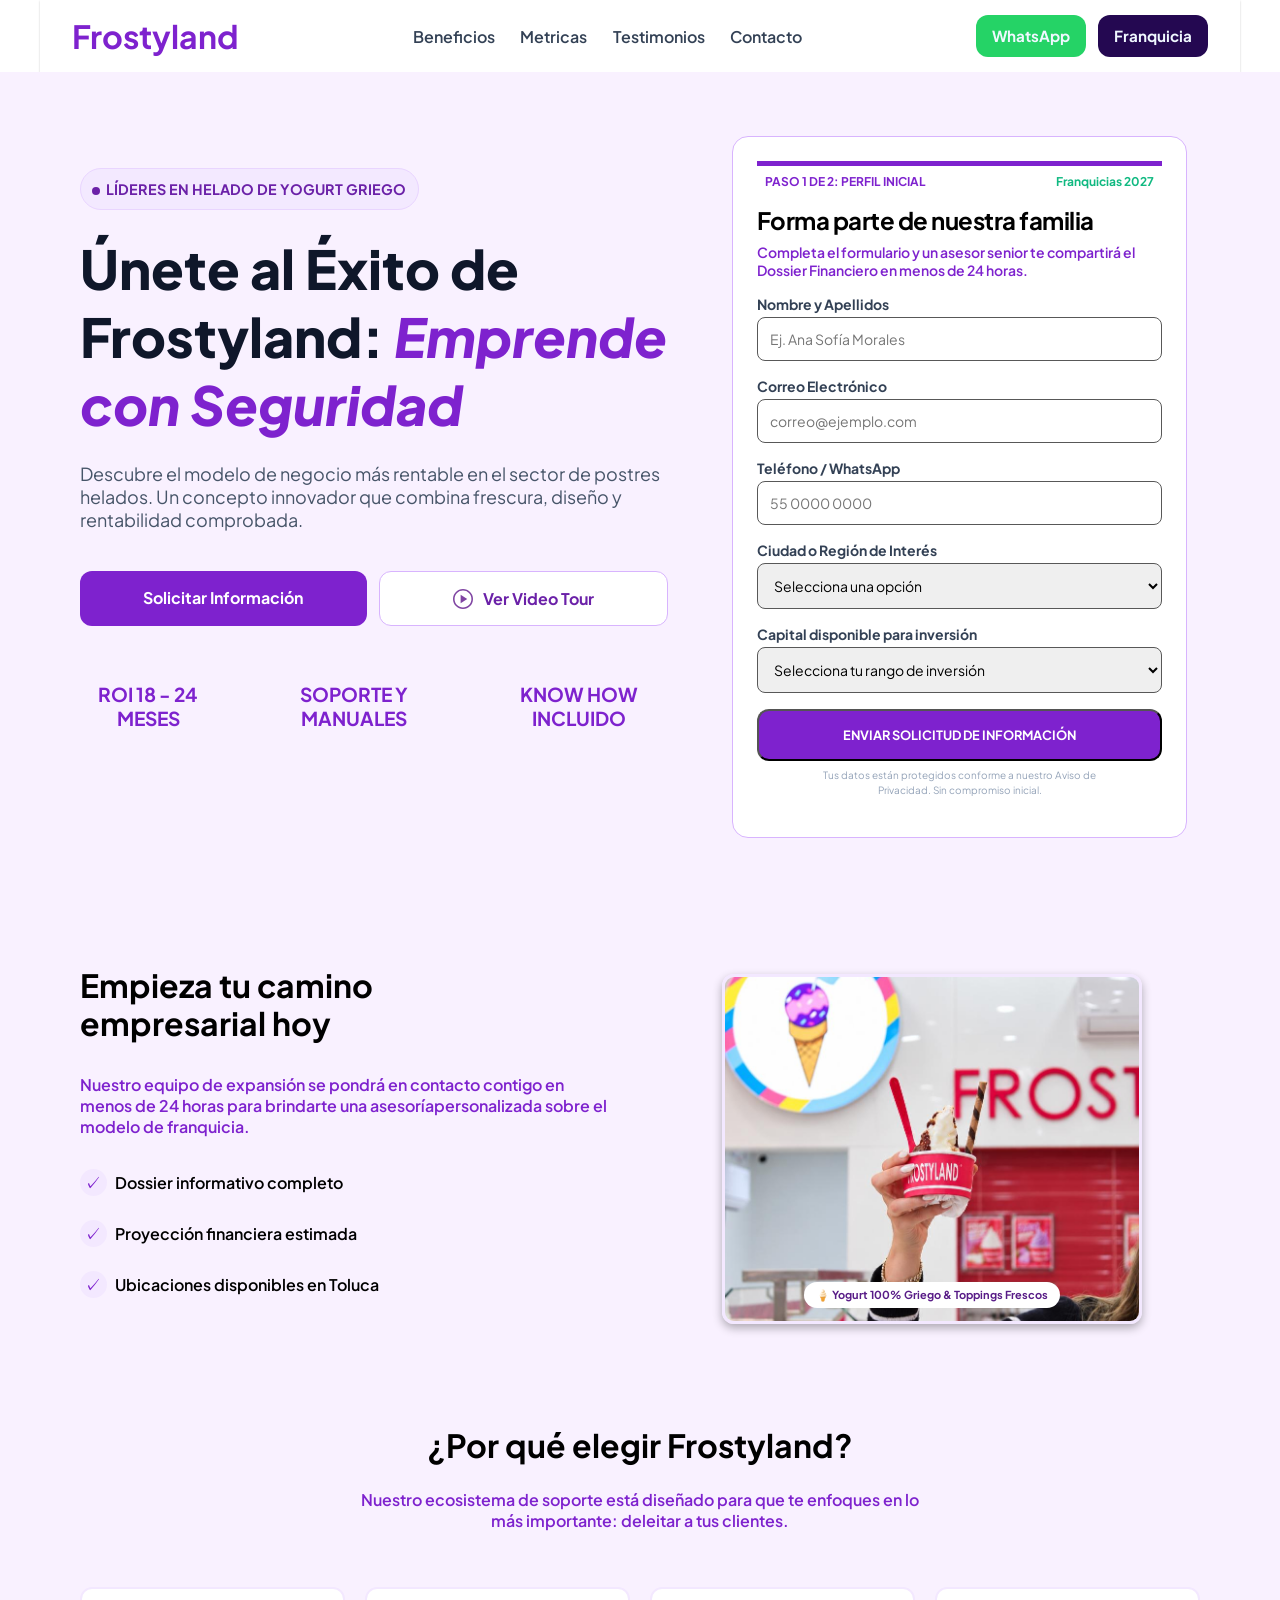
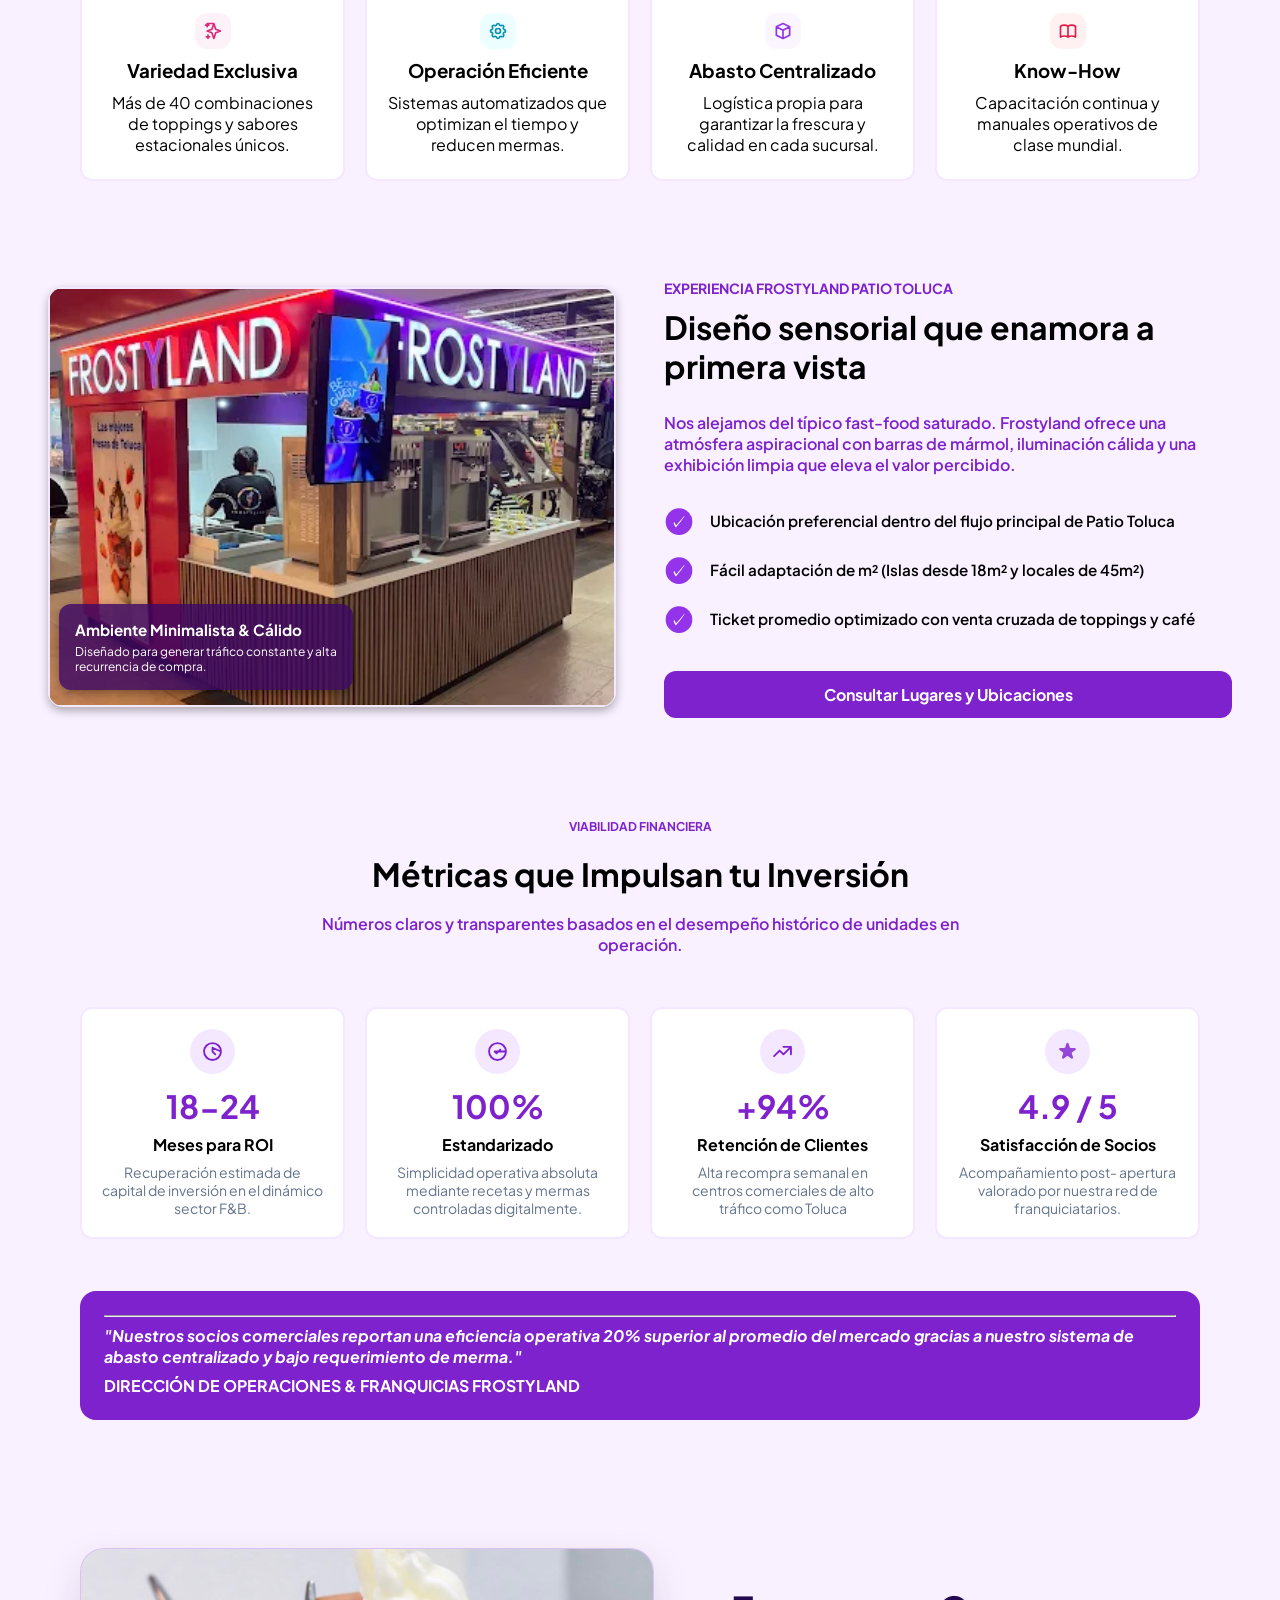
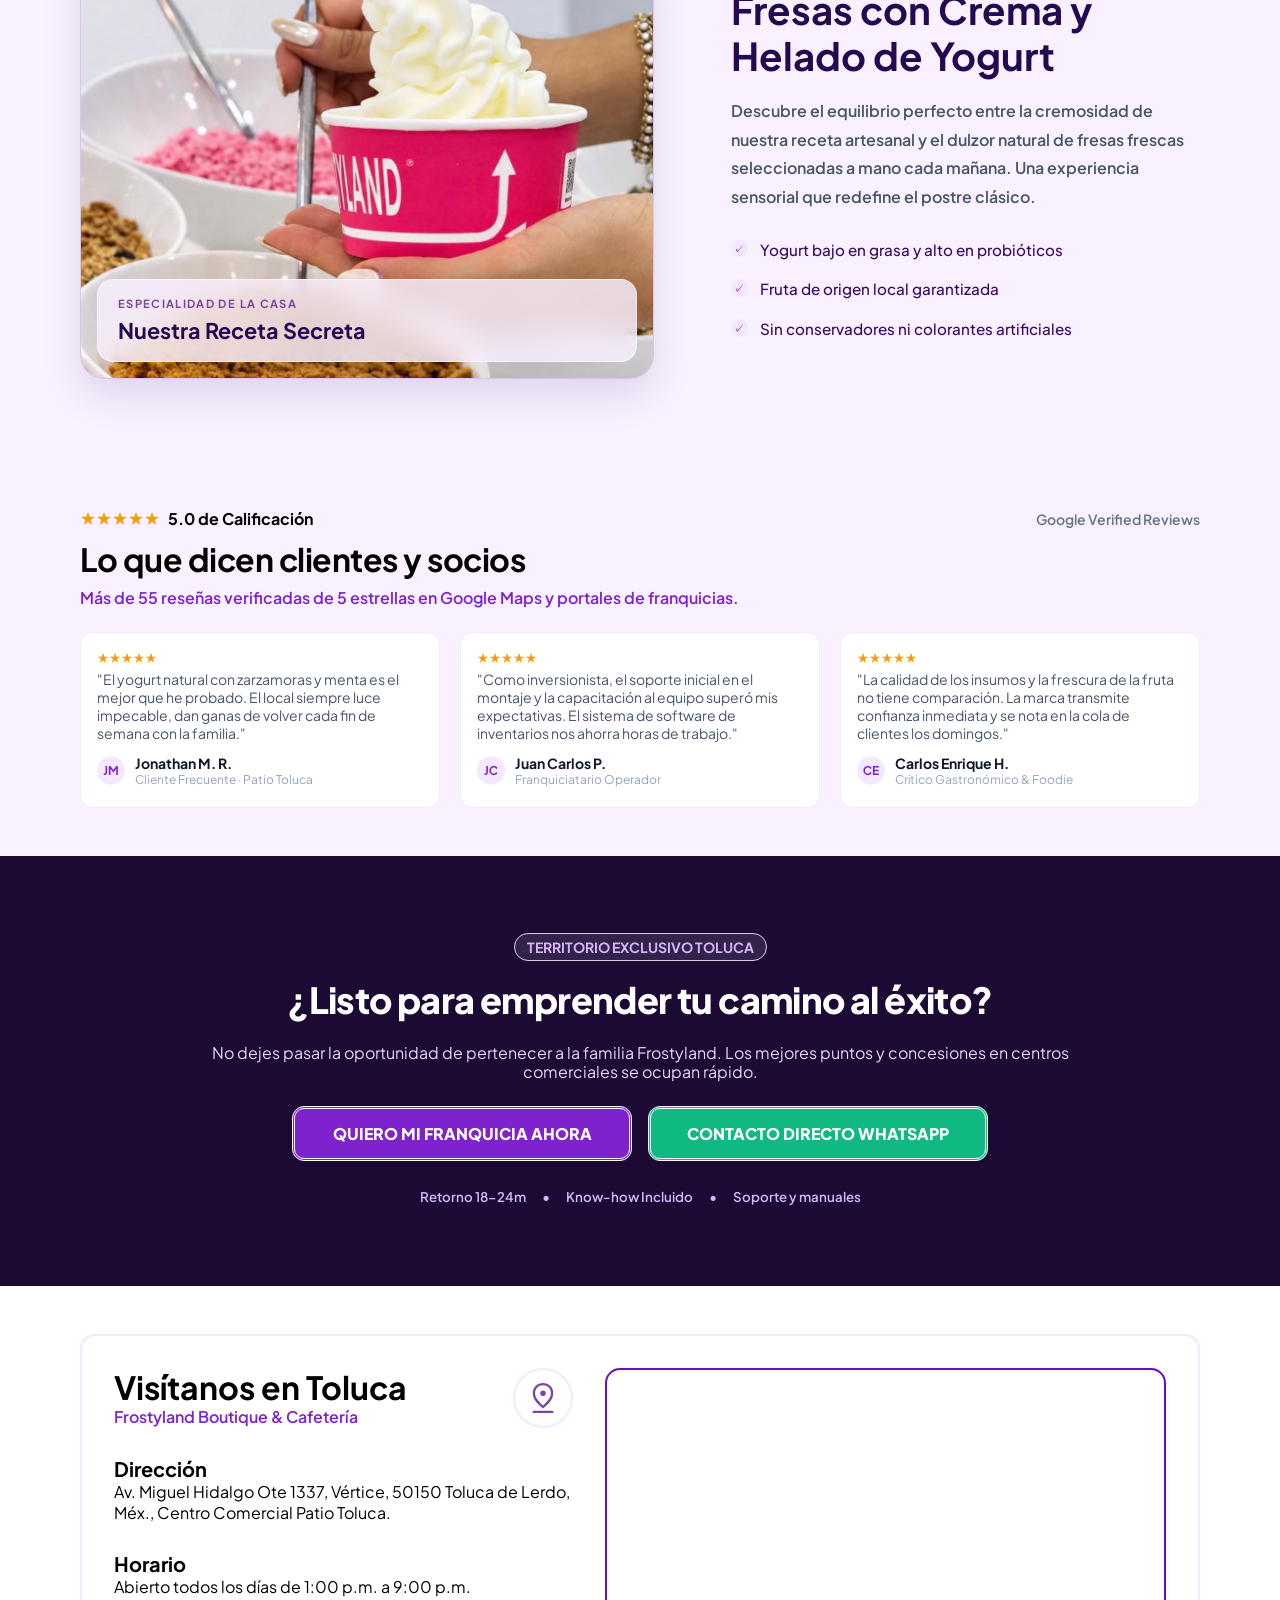
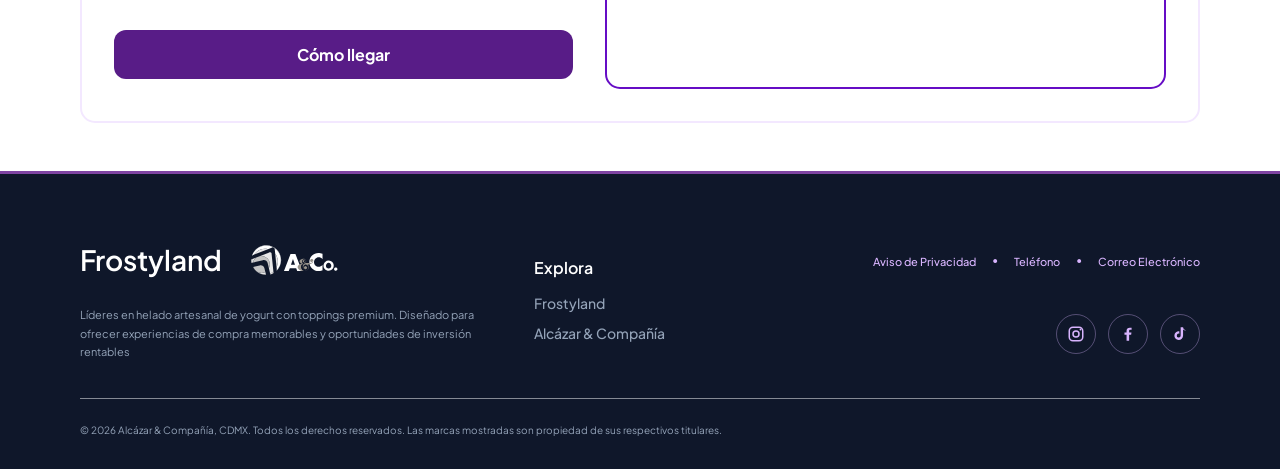
<file: index.html>
<!DOCTYPE html>
<html lang="es">
<head>
    <meta charset="UTF-8">
    <meta name="viewport" content="width=device-width, initial-scale=1.0">
    <title>Frostyland Franquicias</title>
    <link rel="stylesheet" href="style.css">
    <link rel="preconnect" href="https://fonts.googleapis.com">
    <link rel="preconnect" href="https://fonts.gstatic.com" crossorigin>
    <link href="https://fonts.googleapis.com/css2?family=Plus+Jakarta+Sans:ital,wght@0,200..800;1,200..800&display=swap" rel="stylesheet">
    
</head>
<body>
    <div class="general-container">
        <header class="header" id="inicio">
            <div class="header__container">
                

                <div class="header__logo">
                    <a class="header__logo-text" href="https://frostyland.com.mx/">
                    <p>Frostyland</p>
                    </a>
                </div>

                <nav class="header__nav">   
                    <a href="#benefits">Beneficios</a>
                    <a href="#finance">Metricas</a>
                    <a href="#testimonials">Testimonios</a>
                    <a href="#contact">Contacto</a>
                </nav>

                <div class="header__buttons">

                <div class="header__btn-wa">
                    <a class="header__btn-wa" href="https://wa.me/5215552640888" target="_blank" >WhatsApp</a>
                </div>

                <div class="header__btn">
                    <a class="header__btn" href="#form">Franquicia</a>
                </div>
                
                </div>
                

            </div>
        </header>

        <main class="main">
            <section class="hero">

                <div class="hero__desktop">

                <div class="hero__container">
                    <div class="small__container">
                        <small class="small__title"> 
                            <span class="dot"></span> 
                            <span>LÍDERES EN HELADO DE YOGURT GRIEGO</span>
                        </small>
                    </div>
                    <h1 class="hero__title">Únete al Éxito de Frostyland: <span class="purple-text"> Emprende con Seguridad</span></h1>
                    <p class="hero__text">Descubre el modelo de negocio más rentable en el sector de postres helados. Un concepto innovador
                    que combina frescura, diseño y rentabilidad comprobada.</p>

                    <div class="hero__buttons">
                        
                        <a class="hero__btn-cta" href="#contact">Solicitar Información</a>

                        <a class="hero__btn-video" href="#videoModal" id="openVideoModal">
                            <span><img src="./assets/icons/Icon video.svg" alt=""></span>
                            <span>Ver Video Tour</span>
                        </a>

                    </div>
                    <div class="hero__grid">
                        <div class="hero__roi"><h4>ROI 18 - 24 MESES</h4></div>
                        <div class="hero__roi"><h4>SOPORTE Y MANUALES</h4></div>
                        <div class="hero__roi"><h4>KNOW HOW INCLUIDO</h4></div>
                    </div>
                </div>

                <section id="form" class="form">
                        <div class="form__container">
                            <div class="purple-bar"></div>
                            <div class="form__text">
                                <div class="form__text-small">
                                    <small class="small__text-purple">PASO 1 DE 2: PERFIL INICIAL</small>
                                    <small class="small__text-green">Franquicias 2027</small>
                                </div>
        
                                <h2 class="section__title">Forma parte de nuestra familia</h2>
                                <p class="section__text">Completa el formulario y un asesor senior te compartirá el Dossier Financiero en menos de 24 horas.<p>
                                    <form action="" id="form">
                                    <div class="input__container">
                                        <label for="name">Nombre y Apellidos</label>
                                        <input type="text" id="name" class="input" placeholder="Ej. Ana Sofía Morales" required minlength="3" >
                                    </div>
        
                                    
                                    <div class="input__container">
                                        <label for="mail">Correo Electrónico</label>
                                        <input type="email" id="mail" class="input" placeholder="correo@ejemplo.com" required>
                                    </div>
                                    <div class="input__container">
                                        <label for="phone">Teléfono / WhatsApp</label>
                                        <input type="tel" id="phone" class="input" placeholder="55 0000 0000" required minlength="10">
                                    </div>
                                    <div class="input__container">
                                    <label for="estado">Ciudad o Región de Interés</label>
                                        <select name="city" id="estado">
                                                <option id="city" value="" disabled selected>Selecciona una opción</option>
        
                                                <option id="city" value="CDMX">Ciudad de México</option>
                                                <option id="city" value="Monterrey">Monterrey</option>
                                                <option id="city" value="Puebla">Puebla</option>
                                                <option id="city" value="Querétaro">Querétaro</option>
                                                <option id="city" value="Guadalajara">Guadalajara</option>
                                        </select>
                                    </div>
                                    <div class="input__container">
                                    <label for="monto">Capital disponible para inversión</label>
                                    <select name="investement" id="monto">
                                            <option id="investment" value="" disabled selected>Selecciona tu rango de inversión</option>
        
                                            <option id="investment" value="750K-1M">$750,000 - $1,000,000</option>
                                            <option id="investment" value="1M-1.25M">$1,000,000 - $1,250,000</option>
                                            <option id="investment" value="1.25M-1.5M">$1,250,000 - $1,500,000</option>
                                    </select>
                                    </div>
        
                                    <div class="form__btn-conatiner">
                                        <button class="form__btn">ENVIAR SOLICITUD DE INFORMACIÓN</button>
                                    </div>
        
                                    <div class="privacy">
                                    <small> Tus datos están protegidos conforme a nuestro Aviso de Privacidad. Sin compromiso inicial.</small>
                                    </div>
                                    </form>
                            </div>
                        </div>
                </section>

            </div>

            </section>


            <section class="road">
                <div class="road__container">

                    <div class="road__layout-horizontal">

                        
                        <div class="road__layout-horizontal-text">

                            <div class="road__title">
                                <h2 class="section__title-II">Empieza tu camino empresarial hoy</h2>
                            </div>

                            <div class="road__text">
                                <p class="section__text">Nuestro equipo de expansión se pondrá en contacto contigo en menos de 24 horas para brindarte una asesoríapersonalizada sobre el modelo de franquicia.</p>
                            </div>

                            <div class="road__list">
                                    <ul>
                                        <li>
                                            <img src="./assets/icons/Icon Check Purple.svg" alt="">
                                            <span class="text__list" >Dossier informativo completo</span>
                                        </li>
                                        <li>
                                            <img src="./assets/icons/Icon Check Purple.svg" alt="">
                                            <span class="text__list" >Proyección financiera estimada</span>
                                        </li>
                                        <li>
                                            <img src="./assets/icons/Icon Check Purple.svg" alt="">
                                            <span class="text__list" >Ubicaciones disponibles en Toluca</span>
                                        </li>
                                    </ul>
                            </div>
                        </div>
                    
                        
                        <div class="road__layout-horizontal-img">

                            <div class="content__img">
                                <img class="road__img" src="./assets/images/WhatsApp Image 2026-11-18 at 12.40.55 PM (1).jpeg" alt="Sucursal Frostyland con yogurt y toppings">
                                <div class="img__info">🍦 Yogurt 100% Griego & Toppings Frescos</div>
                            </div>

                        </div>
                    </div>    
                </div>

            </section>

            <section id="benefits" class="features">
                <div class="features__container">
                    <div class="features__content">

                    <div class="features__title">
                        <h2 class="section__title-II">¿Por qué elegir Frostyland?</h2>
                    </div>

                    <div class="features__text">
                        <p class="section__text">Nuestro ecosistema de soporte está diseñado para que te enfoques en lo más importante: deleitar a tus clientes.</p>
                    </div>

                    </div>

                    <div class="features__cards">
                        <div class="features__card">
                            <img class="img__card" src="./assets/icons/icon card-1.svg" alt="">
                            <h3 class="card__title">Variedad Exclusiva</h3>
                            <p class="section__text-card">Más de 40 combinaciones de toppings y sabores estacionales únicos.</p>
                        </div>
                        <div class="features__card">
                            <img class="img__card" src="./assets/icons/Icon card-2.svg" alt="">
                            <h3 class="card__title">Operación Eficiente</h3>
                            <p class="section__text-card">Sistemas automatizados que optimizan el tiempo y reducen mermas.</p>
                        </div>
                        <div class="features__card">
                            <img class="img__card" src="./assets/icons/Icon card-3.svg" alt="">
                            <h3 class="card__title">Abasto Centralizado</h3>
                            <p class="section__text-card">Logística propia para garantizar la frescura y calidad en cada sucursal.</p>
                        </div>
                        <div class="features__card">
                            <img class="img__card" src="./assets/icons/Icon card-4.svg" alt="">
                            <h3 class="card__title">Know-How</h3>
                            <p class="section__text-card">Capacitación continua y manuales operativos de clase mundial.</p>
                        </div>
                    </div>

                    
                </div>
            </section>

            <section class="experience">
                <div class="experience__container">

                    <div class="experience__content-img">
                        <img class="experience__img" src="./assets/images/franchise frostyland img.webp" alt="">
                        <div class="img__description">
                            <div class="img__description-title">
                                <h3>Ambiente Minimalista & Cálido</h3>
                            </div>
                            <div class="img__description-text">
                                <p>Diseñado para generar tráfico constante y alta <br> recurrencia de compra.</p>
                            </div>
                        </div>
                    </div>

                    <div class="experience__content">
                        <div class="experience__small">
                        <small class="small__text-purple-II">EXPERIENCIA FROSTYLAND PATIO TOLUCA</small>
                        </div>
                        <div class="experience__title">
                        <h2 class="section__title-II">Diseño sensorial que enamora a primera vista</h2>
                        </div>
                        <div class="experience__text">
                            <p class="section__text">Nos alejamos del típico fast-food saturado. Frostyland ofrece una atmósfera aspiracional con barras de mármol, iluminación cálida y una exhibición limpia que eleva el valor percibido.</p>
                        </div>
                        <div class="experience__list">
                            <ul>
                                <li><img src="./assets/icons/Icon Chek Purple II.svg" alt=""><span>Ubicación preferencial dentro del flujo principal de Patio Toluca</span></li>
                                <li><img src="./assets/icons/Icon Chek Purple II.svg" alt=""><span>Fácil adaptación de m² (Islas desde 18m² y locales de 45m²)</span></li>
                                <li><img src="./assets/icons/Icon Chek Purple II.svg" alt=""><span>Ticket promedio optimizado con venta cruzada de toppings y café</span></li>   
                            </ul>
                        </div>

                        
                        <a href="#contact"class="button__submit"> 
                            Consultar Lugares y Ubicaciones</a>
                        </a>

                    </div>
                </div>
            </section>

            <section id="finance" class="finance">
                <div class="finance__container">
                    <div class="finance__small">
                        <small class="small__text-purple">VIABILIDAD FINANCIERA</small>
                    </div>
                    <div finance__title>
                        <h2 class="section__title-II">Métricas que Impulsan tu Inversión</h2>
                    </div>
                    <div class="finance__text">
                        <p class="section__text">Números claros y transparentes basados en el desempeño histórico de unidades en operación.</p>
                    </div>

                    <div class="cards">
                        <div class="card">
                            <img class="finance__card-img" src="./assets/icons/Icon ROI.svg" alt="ROI">
                            <h3 class="finance__card-numbers">18-24</h3>
                            <h6 class="finance__card-title">Meses para ROI</h6>
                            <p class="finance__card-text">Recuperación estimada de capital de inversión en el dinámico sector F&B.</p>
                        </div>
                        <div class="card">
                            <img class="finance__card-img" src="./assets/icons/Icon Estandar.svg" alt="">
                            <h3 class="finance__card-numbers">100%</h3>
                            <h6 class="finance__card-title">Estandarizado</h6>
                            <p class="finance__card-text">Simplicidad operativa absoluta mediante recetas y mermas controladas digitalmente.</p>
                        </div>
                        <div class="card">
                            <img class="finance__card-img" src="./assets/icons/Icon Retention.svg" alt="">
                            <h3 class="finance__card-numbers">+94%</h3>
                            <h6 class="finance__card-title">Retención de Clientes</h6>
                            <p class="finance__card-text">Alta recompra semanal en centros comerciales de alto tráfico como Toluca</p>
                        </div>
                        <div class="card">
                            <img class="finance__card-img" src="./assets/icons/Icon Satisfation.svg" alt=""> 
                            <h3 class="finance__card-numbers">4.9 / 5</h3>
                            <h6 class="finance__card-title">Satisfacción de Socios</h6>
                            <p class="finance__card-text">Acompañamiento post- apertura valorado por nuestra red de franquiciatarios.</p>
                        </div>
                    </div>

                    <div class="especial__card">
                        <hr>
                        <p> <i> "Nuestros socios comerciales reportan una eficiencia operativa 20% superior al promedio del mercado gracias a nuestro sistema de abasto centralizado y bajo requerimiento de merma."</i></p>
                        <p>DIRECCIÓN DE OPERACIONES & FRANQUICIAS FROSTYLAND</p>
                    </div>
                </div>
            </section>

            <section class="product">
                <div class="product__container">
                    <div class="product__layout-horizontal">
                        <div class="product__card">
                            <img class="product__img" src="./assets/images/WhatsApp Image 2026-11-18 at 12.40.55 PM (2).jpeg" alt="Fresas frescas sobre helado cremoso de yogurt">
                            <div class="img__description-product">
                                <span>Especialidad de la casa</span>
                                <p>Nuestra Receta Secreta</p>
                            </div>
                        </div>
                        <div class="product__info">
                            <div class="product__title">
                                <h2 class="section__title-II">Fresas con Crema y Helado de Yogurt</h2>
                            </div>
                            <div class="product__text">
                                <p class="section__text">Descubre el equilibrio perfecto entre la cremosidad de nuestra receta artesanal y el dulzor natural de fresas frescas seleccionadas a mano cada mañana. Una experiencia sensorial que redefine el postre clásico.</p>
                            </div>

                            <div class="product__list">
                                <ul>
                                    <li>
                                        <img src="./assets/icons/Icon Check Purple.svg" alt="">
                                        <span class="text__list" >Yogurt bajo en grasa y alto en probióticos</span>
                                    </li>
                                    <li>
                                        <img src="./assets/icons/Icon Check Purple.svg" alt="">
                                        <span class="text__list" >Fruta de origen local garantizada</span>
                                    </li>
                                    <li>
                                        <img src="./assets/icons/Icon Check Purple.svg" alt="">
                                        <span class="text__list" >Sin conservadores ni colorantes artificiales</span>
                                    </li>
                                </ul>
                            </div>
                        </div>
                    </div>
                        
                </div>

            </section>

            <section id="testimonials" class="customer">
                <div class="customer__container">
                    <div class="customer__small">
                        <div class="customer__display">
                            <img src="./assets/icons/Icon 5 stars.svg" alt="">
                            <small class="customer__calification">5.0 de Calificación</small>
                        </div>
                        <small class="customer__google">Google Verified Reviews</small>
                    </div>

                    <div class="customer__info">
                        <div class="customer__title">
                            <h2 class="section__title">Lo que dicen clientes y socios</h2>
                        </div>
                        <div class="customer__text">
                            <p class="section__text">Más de 55 reseñas verificadas de 5 estrellas en Google Maps y portales de franquicias.</p>
                        </div>
                    </div>

                    <div class="customer__cards-container">
                        <div class="customer__cards">
                            <img src="./assets/icons/Icon 5 stars user.svg" alt="">
                            <div class="customer__card">
                                <p class="customer__comment">"El yogurt natural con zarzamoras y menta es el mejor que he probado. El local siempre luce impecable, dan ganas de volver cada fin de semana con la familia."</p>
                                <div class="customer__user">
                                    <img src="./assets/icons/User 1.svg" alt="">
                                    <div class="user">
                                        <h5>Jonathan M. R.</h5>
                                        <P>Cliente Frecuente · Patio Toluca</P>
                                    </div>
                                </div>
                            </div>
                        </div>
                        <div class="customer__cards">
                            <img src="./assets/icons/Icon 5 stars user.svg" alt="">
                            <div class="customer__card">
                                <p class="customer__comment">"Como inversionista, el soporte inicial en el montaje y la capacitación al equipo superó mis expectativas. El sistema de software de inventarios nos ahorra horas de trabajo."</p>
                                <div class="customer__user">
                                    <img src="./assets/icons/User 2.svg" alt="">
                                    <div class="user">
                                        <h5>Juan Carlos P.</h5>
                                        <P>Franquiciatario Operador</P>
                                    </div>
                                </div>
                            </div>
                        </div>
                        <div class="customer__cards">
                            <img src="./assets/icons/Icon 5 stars user.svg" alt="">
                            <div class="customer__card">
                                <p class="customer__comment">"La calidad de los insumos y la frescura de la fruta no tiene comparación. La marca transmite confianza inmediata y se nota en la cola de clientes los domingos."</p>
                                <div class="customer__user">
                                    <img src="./assets/icons/User 3.svg" alt="">
                                    <div class="user">
                                        <h5>Carlos Enrique H.</h5>
                                        <P>Crítico Gastronómico & Foodie</P>
                                    </div>
                                </div>
                            </div>
                        </div>
                    </div>


                </div>
            </section>

            <section id="contact" class="cta">
                <div class="cta__container">
                    <div class="cta__small">
                        <small class="small__text-bco">TERRITORIO EXCLUSIVO TOLUCA</small>
                    </div>
                    <div class="cta__title">
                        <h2 class="section__title-bco">¿Listo para emprender tu camino al éxito?</h2>
                    </div>
                    <div class="cta__text">
                        <p class="section__text-bco">No dejes pasar la oportunidad de pertenecer a la familia Frostyland. Los mejores puntos y concesiones en centros comerciales se ocupan rápido.</p>
                    </div>
                    <div class="cta__buttons">
                        <a class="franchise" href="#form">QUIERO MI FRANQUICIA AHORA</a>
                        <a class="whatsapp" href="https://wa.me/5215552640888" target="_blank">CONTACTO DIRECTO WHATSAPP</a>
                    </div>
                    <div class="cta__features">
                        <div class="cta__feature"><small>Retorno 18-24m</small></div>
                        <div class="cta__feature"><small>•</small></div>
                        <div class="cta__feature"><small>Know-how Incluido</small></div>
                        <div class="cta__feature"><small>•</small></div>
                        <div class="cta__feature"><small>Soporte y manuales</small></div>
                    </div>
                </div>
            </section>

            <section  #location class="location" id="location">
                <div class="location__container">
                    <div class="location__title">
                    <!-- Columna Izquierda: Bloque de textos -->
                    <div class="location__text-group">
                        <h2 class="section__title-II">Visítanos en Toluca</h2>
                        <p class="section__text">Frostyland Boutique & Cafetería</p>
                    </div>
                    
                    <!-- Columna Derecha: Icono del mapa -->
                    <div class="location__svg">
                        <img src="./assets/icons/Icon Maps.svg" alt="Mapa">
                    </div>
                </div>

                    
                    <div class="location__info">
                        <h4 class="location__info-title">Dirección</h4>
                        <p class="location__info-text">Av. Miguel Hidalgo Ote 1337, Vértice, 50150 Toluca de Lerdo, Méx., Centro Comercial Patio Toluca.</p>
                    </div>
                    <div class="location__time">
                        <h4 class="location__time-title">Horario</h4>
                        <p class="location__time-text">Abierto todos los días de 1:00 p.m. a 9:00 p.m.</p>
                    </div>
                    <div class="location__button">
                        <a class="location__btn" href="https://maps.app.goo.gl/inPnucr2PVCo5BZW8" target="_blank">Cómo llegar</a>
                    </div>
                    <div class="location__maps">
                        <iframe src="https://www.google.com/maps/embed?pb=!1m16!1m11!1m3!1d3!2d-99.6323950613364!3d19.2865289334416!2m2!1f0!2f90!3m2!1i1024!2i768!4f75!3m3!1m2!1s0x85cd8bf8eed6de97%3A0x8ee2c8231753f8a4!2sFROSTYLAND%20patio%20Toluca!4v1793831687867" style="border:0;" allowfullscreen="" loading="lazy" referrerpolicy="strict-origin-when-cross-origin"></iframe>
                    </div>
                </div>
            </section>

            

        </main>

        <dialog id="videoModal" class="video-modal" aria-label="Video tour de Frostyland">
            <div class="video-modal__content">
                <button type="button" id="closeVideoModal" class="video-modal__close" aria-label="Cerrar video" autofocus>&times;</button>
                <div class="video-container">
                    <iframe
                        id="youtubeIframe"
                        data-src="https://www.youtube.com/embed/hZXv3lLxgz0?feature=share&autoplay=1&rel=0"
                        title="Video tour de Frostyland"
                        allow="autoplay; encrypted-media; picture-in-picture"
                        referrerpolicy="strict-origin-when-cross-origin"
                        allowfullscreen>
                    </iframe>
                </div>
                <a class="video-modal__fallback" href="https://www.youtube.com/shorts/hZXv3lLxgz0?feature=share" target="_blank" rel="noopener noreferrer">
                    ¿No puedes reproducirlo? Ver en YouTube
                </a>
            </div>
        </dialog>

        <footer class="footer">
            <div class="footer__container">
                <div class="footer__brands">
                    <div class="footer__frosty"><p style="color: #fff;">Frostyland</p></div>
                    <div class="footer__alcazar"><img src="./assets/icons/Logo Alcazar Siglas.svg"></div>
                </div>
                <div class="footer__description"><p>Líderes en helado artesanal de yogurt con toppings premium. Diseñado para ofrecer experiencias de compra memorables y oportunidades de inversión rentables</p></div>
                <nav class="footer__navigation" aria-label="Enlaces rápidos">
                    <span class="footer__navigation-title">Explora</span>
                    <a class="footer__navigation-link" href="https://frostyland.com.mx/" target="_blank">Frostyland</a>
                    <a class="footer__navigation-link" href="https://alcazar.com.mx/" target="_blank">Alcázar & Compañía</a>
                   
                </nav>
                <div class="footer__sections">
                    <div class="Aviso de Privacidad"><a class="footer__link" href="aviso-privacidad.html" target="_blank">Aviso de Privacidad</a></div>
                    <div class="Correo Electrónico"><p class="footer__link">•</p></div>
                    <div class="Teléfono"><a class="footer__link" href="tel:+525552640888">Teléfono</a></div>
                    <div class="Correo Electrónico"><p class="footer__link">•</p></div>
                    <div class="Correo Electrónico"><a class="footer__link" href="mailto:consultas@alcazar.com.mx">Correo Electrónico</a></div>
                </div>
                <div class="footer__socials" aria-label="Redes sociales">
                    <a href="https://www.instagram.com/frostyland_mx/" target="_blank" class="footer__social-link" aria-label="Instagram">
                        <svg viewBox="0 0 24 24" aria-hidden="true" focusable="false"><rect x="3" y="3" width="18" height="18" rx="5" fill="none" stroke="currentColor" stroke-width="2"/><circle cx="12" cy="12" r="4" fill="none" stroke="currentColor" stroke-width="2"/><circle cx="18" cy="6" r="1.25" fill="currentColor"/></svg>
                    </a>
                    <a href="https://www.facebook.com/frostyland.oficial/" target="_blank" class="footer__social-link" aria-label="Facebook">
                        <svg viewBox="0 0 24 24" aria-hidden="true" focusable="false"><path fill="currentColor" d="M13.5 21v-8h2.7l.4-3.1h-3.1v-2c0-.9.3-1.5 1.6-1.5h1.7V3.6c-.3 0-1.3-.1-2.5-.1-2.5 0-4.2 1.5-4.2 4.3v2.1H7.3V13h2.8v8h3.4Z"/></svg>
                    </a>
                    <a href="https://www.tiktok.com/@frostyland.jalisco?is_from_webapp=1&sender_device=pc" target="_blank" class="footer__social-link" aria-label="TikTok">
                        <svg viewBox="0 0 24 24" aria-hidden="true" focusable="false"><path fill="currentColor" d="M19.6 7.2a5.8 5.8 0 0 1-3.5-1.2v8.1a5.8 5.8 0 1 1-5-5.7v3.2a2.6 2.6 0 1 0 1.8 2.5V3h3.2c.2 2 1.6 3.6 3.5 4v.2Z"/></svg>
                    </a>
                </div>
                <hr class="line">
                <div class="footer__small"><small>© 2026 Alcázar & Compañía, CDMX. Todos los derechos reservados. Las marcas mostradas son propiedad de sus respectivos titulares.</small></div>
            </div>
        </footer>

    </div>
</body>
<script src="script.js"></script>
</html>
</file>
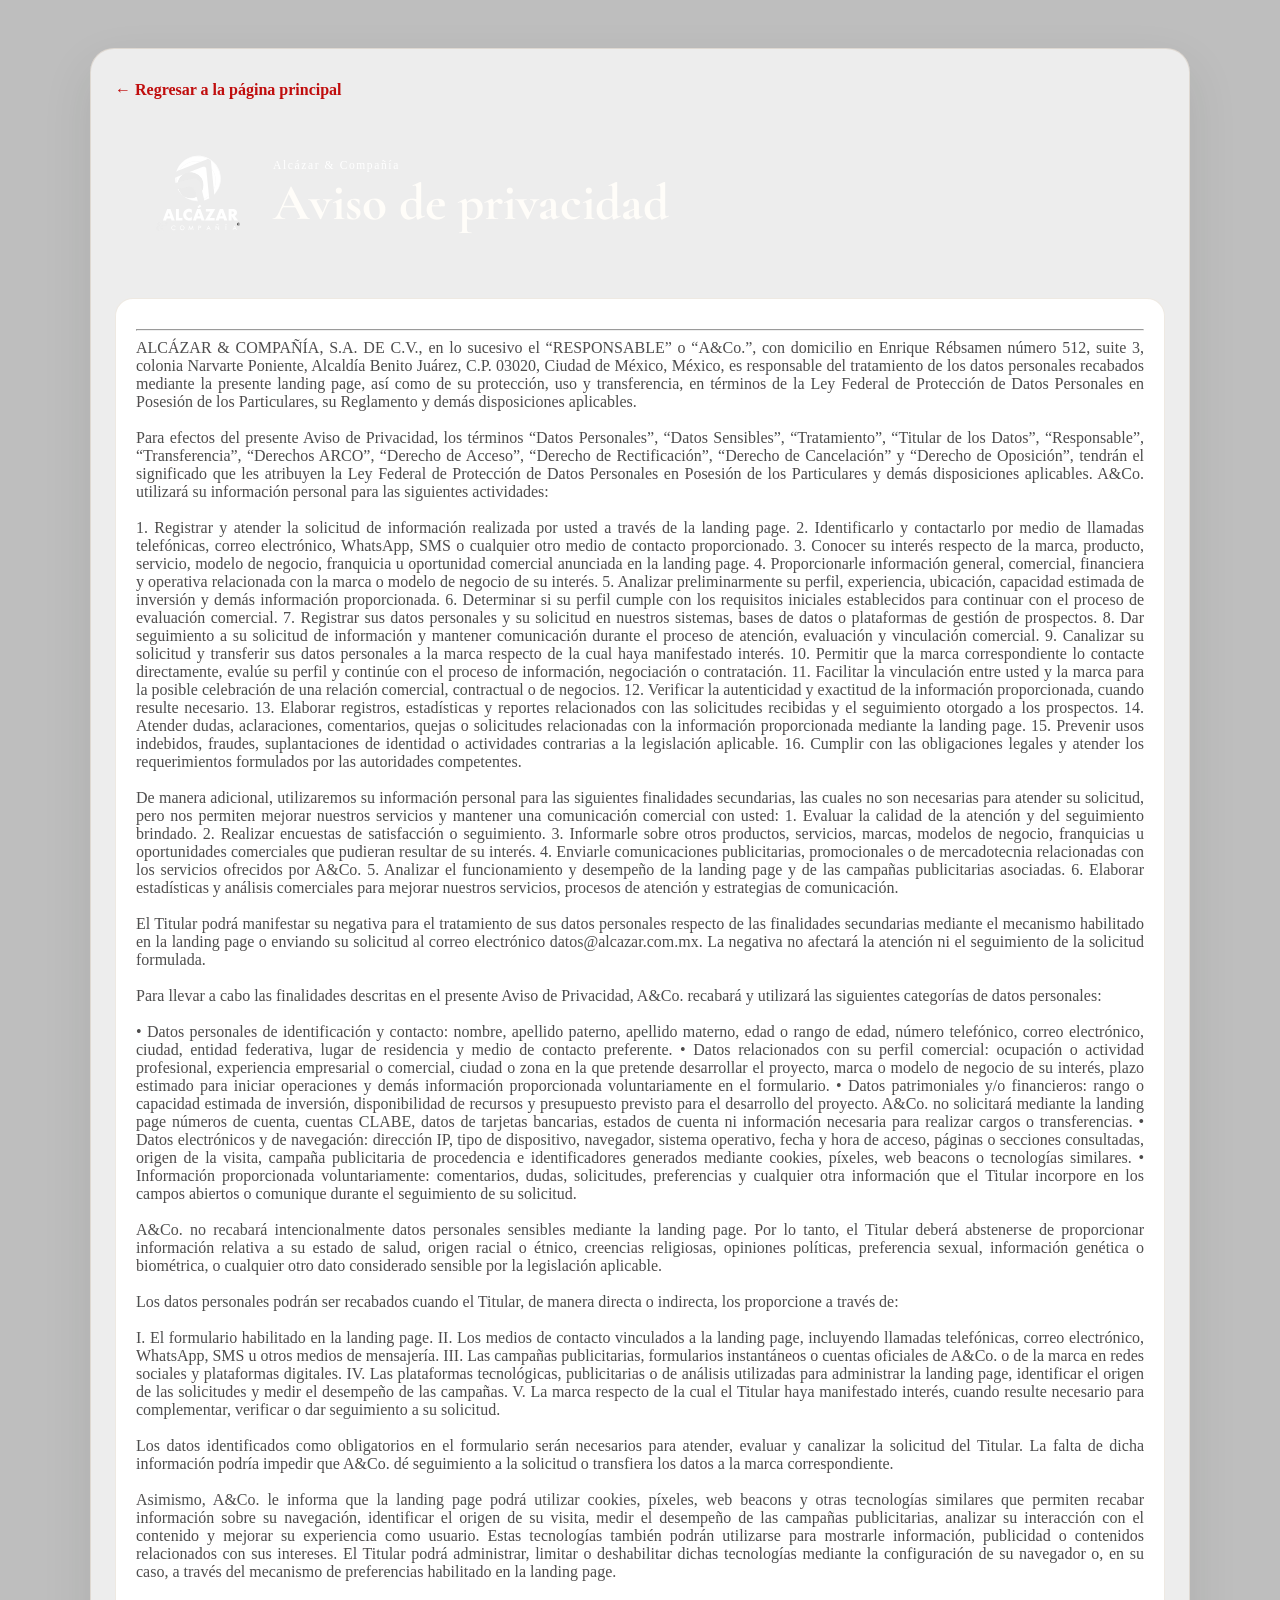
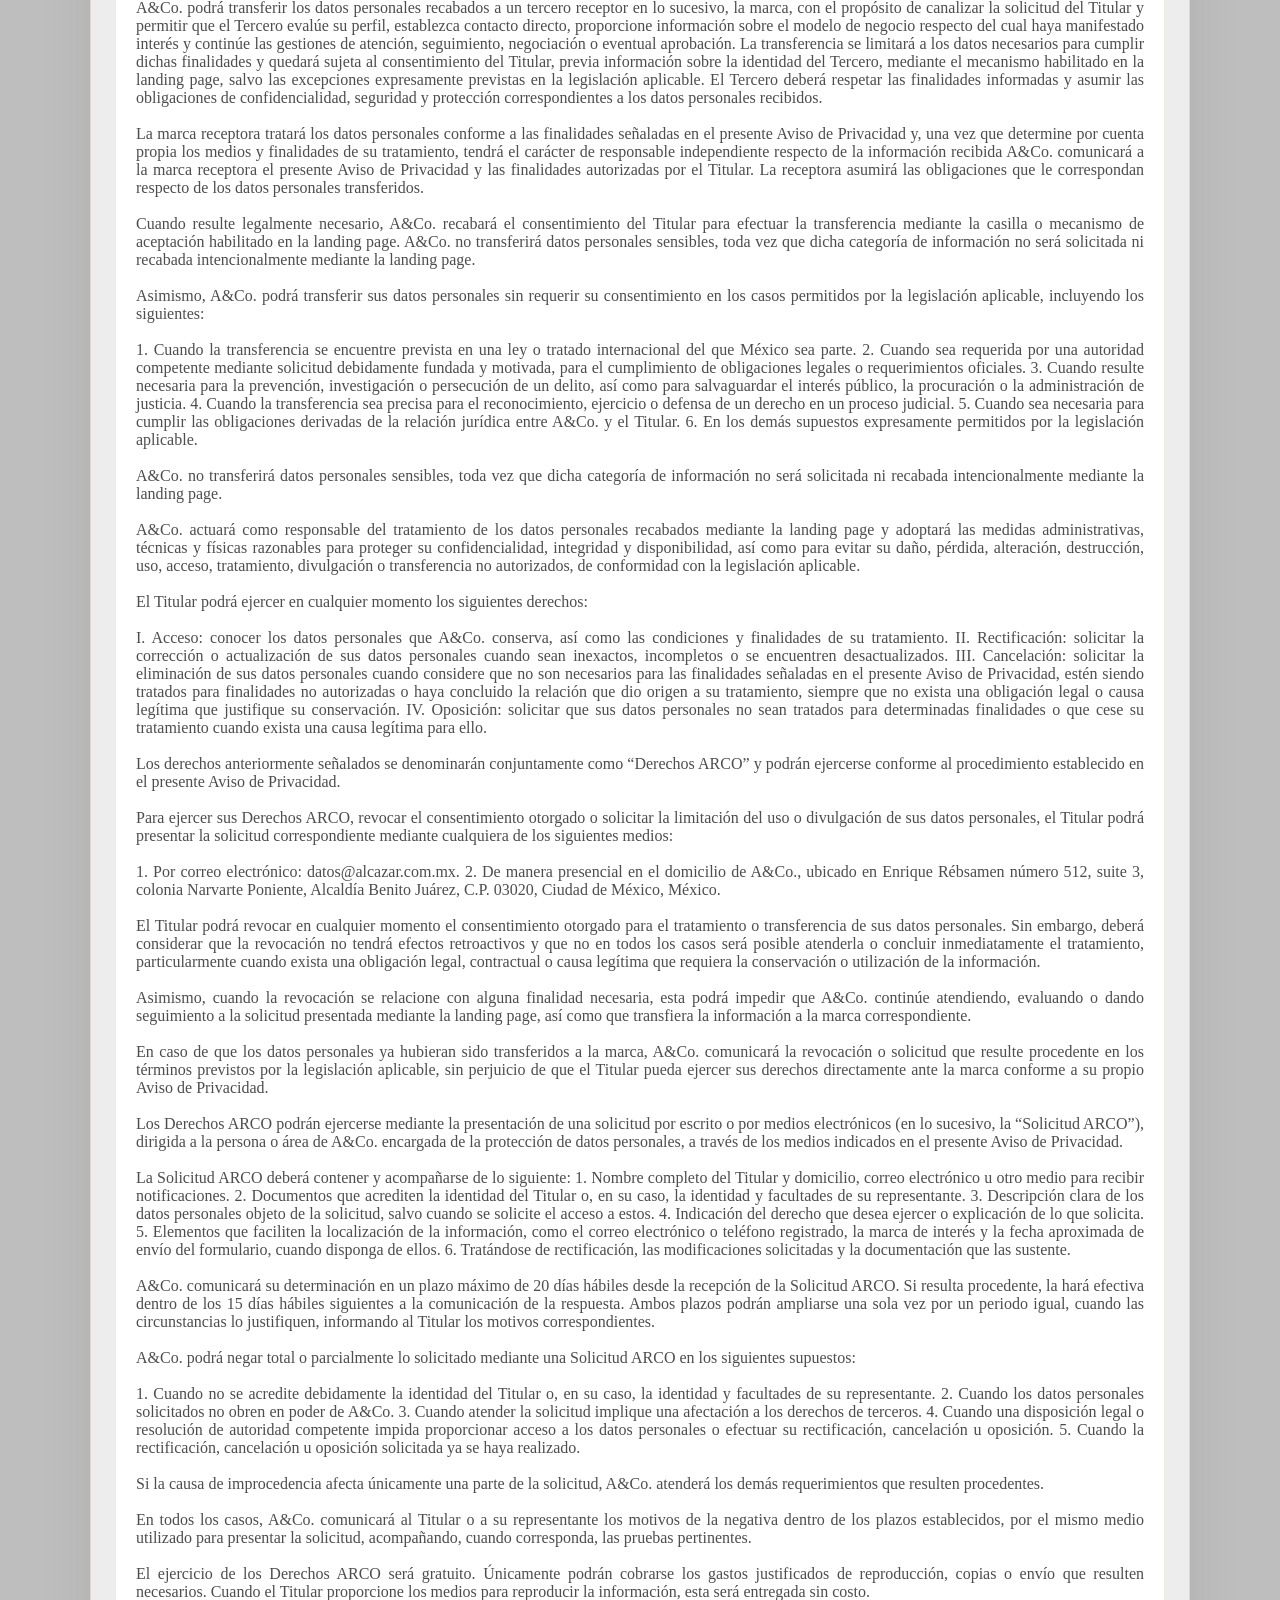
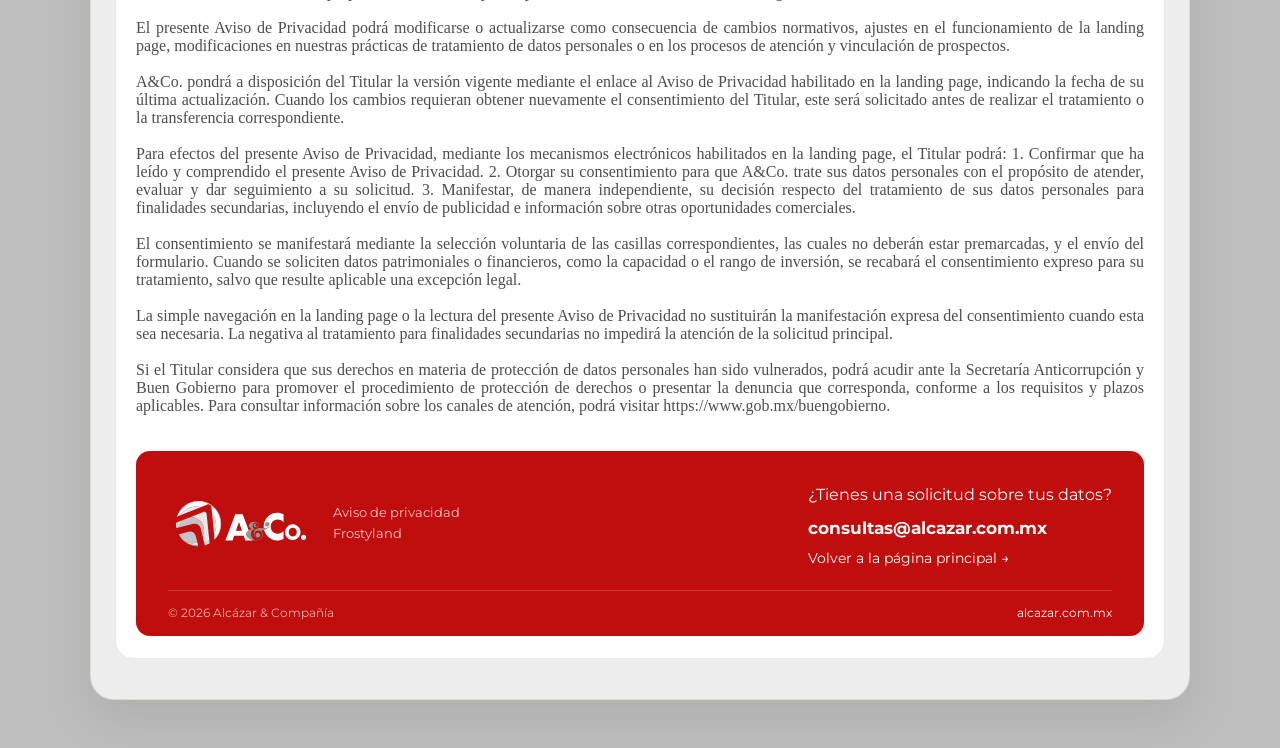
<file: aviso-privacidad.html>
<!DOCTYPE html>
<html lang="es">
  <head>
    <meta charset="UTF-8" />
    <meta name="viewport" content="width=device-width, initial-scale=1.0" />
    <title>Aviso de privacidad | Perfumes Europeos</title>
    <link rel="preconnect" href="https://fonts.googleapis.com" />
    <link rel="preconnect" href="https://fonts.gstatic.com" crossorigin />
    <link
      href="https://fonts.googleapis.com/css2?family=Cormorant+Garamond:ital,wght@0,300..700;1,300..700&family=Playfair+Display:ital,wght@0,400..900;1,400..900&display=swap"
      rel="stylesheet"
    />
    <link rel="preconnect" href="https://fonts.googleapis.com">
<link rel="preconnect" href="https://fonts.gstatic.com" crossorigin>
<link href="https://fonts.googleapis.com/css2?family=Montserrat:ital,wght@0,100..900;1,100..900&display=swap" rel="stylesheet">
    <link rel="stylesheet" href="./src/blocks/aviso-privacidad.css" />
  </head>
  <body class="privacidad__body">
    <main class="privacidad">
      <div class="privacidad__container">
        <a class="privacidad__back" href="./index.html">← Regresar a la página principal</a>

        <header class="privacidad__header">
          <img
            class="privacidad__logo"
            src="./assets/icons/Logo Alcazar Blanco.svg"
            alt="Frostyland"
          />
          <div>
            <p class="privacidad__eyebrow">Alcázar & Compañía</p>
            <h1 class="privacidad__title">Aviso de privacidad</h1>
          </div>
        </header>

        <div class="privacidad__content">
          <section class="privacidad__section">
            <hr>
            ALCÁZAR & COMPAÑÍA, S.A. DE C.V., en lo sucesivo el “RESPONSABLE” o “A&Co.”, con domicilio en Enrique Rébsamen número 512, suite 3, colonia Narvarte Poniente, Alcaldía Benito Juárez, C.P. 03020, Ciudad de México, México, es responsable del tratamiento de los datos personales recabados mediante la presente landing page, así como de su protección, uso y transferencia, en términos de la Ley Federal de Protección de Datos Personales en Posesión de los Particulares, su Reglamento y demás disposiciones aplicables. <br><br>
            Para efectos del presente Aviso de Privacidad, los términos “Datos Personales”, “Datos Sensibles”, “Tratamiento”, “Titular de los Datos”, “Responsable”, “Transferencia”, “Derechos ARCO”, “Derecho de Acceso”, “Derecho de Rectificación”, “Derecho de Cancelación” y “Derecho de Oposición”, tendrán el significado que les atribuyen la Ley Federal de Protección de Datos Personales en Posesión de los Particulares y demás disposiciones aplicables.

A&Co. utilizará su información personal para las siguientes actividades:
<br><br>
1.	Registrar y atender la solicitud de información realizada por usted a través de la landing page. 
2.	Identificarlo y contactarlo por medio de llamadas telefónicas, correo electrónico, WhatsApp, SMS o cualquier otro medio de contacto proporcionado. 
3.	Conocer su interés respecto de la marca, producto, servicio, modelo de negocio, franquicia u oportunidad comercial anunciada en la landing page. 
4.	Proporcionarle información general, comercial, financiera y operativa relacionada con la marca o modelo de negocio de su interés. 
5.	Analizar preliminarmente su perfil, experiencia, ubicación, capacidad estimada de inversión y demás información proporcionada. 
6.	Determinar si su perfil cumple con los requisitos iniciales establecidos para continuar con el proceso de evaluación comercial. 
7.	Registrar sus datos personales y su solicitud en nuestros sistemas, bases de datos o plataformas de gestión de prospectos. 
8.	Dar seguimiento a su solicitud de información y mantener comunicación durante el proceso de atención, evaluación y vinculación comercial. 
9.	Canalizar su solicitud y transferir sus datos personales a la marca respecto de la cual haya manifestado interés. 
10.	Permitir que la marca correspondiente lo contacte directamente, evalúe su perfil y continúe con el proceso de información, negociación o contratación. 
11.	Facilitar la vinculación entre usted y la marca para la posible celebración de una relación comercial, contractual o de negocios. 
12.	Verificar la autenticidad y exactitud de la información proporcionada, cuando resulte necesario. 
13.	Elaborar registros, estadísticas y reportes relacionados con las solicitudes recibidas y el seguimiento otorgado a los prospectos. 
14.	Atender dudas, aclaraciones, comentarios, quejas o solicitudes relacionadas con la información proporcionada mediante la landing page. 
15.	Prevenir usos indebidos, fraudes, suplantaciones de identidad o actividades contrarias a la legislación aplicable. 
16.	Cumplir con las obligaciones legales y atender los requerimientos formulados por las autoridades competentes.
<br><br>
De manera adicional, utilizaremos su información personal para las siguientes finalidades secundarias, las cuales no son necesarias para atender su solicitud, pero nos permiten mejorar nuestros servicios y mantener una comunicación comercial con usted:
1.	Evaluar la calidad de la atención y del seguimiento brindado. 
2.	Realizar encuestas de satisfacción o seguimiento. 
3.	Informarle sobre otros productos, servicios, marcas, modelos de negocio, franquicias u oportunidades comerciales que pudieran resultar de su interés. 
4.	Enviarle comunicaciones publicitarias, promocionales o de mercadotecnia relacionadas con los servicios ofrecidos por A&Co. 
5.	Analizar el funcionamiento y desempeño de la landing page y de las campañas publicitarias asociadas. 
6.	Elaborar estadísticas y análisis comerciales para mejorar nuestros servicios, procesos de atención y estrategias de comunicación. 
<br><br>
El Titular podrá manifestar su negativa para el tratamiento de sus datos personales respecto de las finalidades secundarias mediante el mecanismo habilitado en la landing page o enviando su solicitud al correo electrónico datos@alcazar.com.mx. La negativa no afectará la atención ni el seguimiento de la solicitud formulada.
<br><br>
Para llevar a cabo las finalidades descritas en el presente Aviso de Privacidad, A&Co. recabará y utilizará las siguientes categorías de datos personales:
<br><br>
•	Datos personales de identificación y contacto: nombre, apellido paterno, apellido materno, edad o rango de edad, número telefónico, correo electrónico, ciudad, entidad federativa, lugar de residencia y medio de contacto preferente. 
•	Datos relacionados con su perfil comercial: ocupación o actividad profesional, experiencia empresarial o comercial, ciudad o zona en la que pretende desarrollar el proyecto, marca o modelo de negocio de su interés, plazo estimado para iniciar operaciones y demás información proporcionada voluntariamente en el formulario. 
•	Datos patrimoniales y/o financieros: rango o capacidad estimada de inversión, disponibilidad de recursos y presupuesto previsto para el desarrollo del proyecto. A&Co. no solicitará mediante la landing page números de cuenta, cuentas CLABE, datos de tarjetas bancarias, estados de cuenta ni información necesaria para realizar cargos o transferencias. 
•	Datos electrónicos y de navegación: dirección IP, tipo de dispositivo, navegador, sistema operativo, fecha y hora de acceso, páginas o secciones consultadas, origen de la visita, campaña publicitaria de procedencia e identificadores generados mediante cookies, píxeles, web beacons o tecnologías similares. 
•	Información proporcionada voluntariamente: comentarios, dudas, solicitudes, preferencias y cualquier otra información que el Titular incorpore en los campos abiertos o comunique durante el seguimiento de su solicitud. 
<br><br>
A&Co. no recabará intencionalmente datos personales sensibles mediante la landing page. Por lo tanto, el Titular deberá abstenerse de proporcionar información relativa a su estado de salud, origen racial o étnico, creencias religiosas, opiniones políticas, preferencia sexual, información genética o biométrica, o cualquier otro dato considerado sensible por la legislación aplicable.
<br><br>
Los datos personales podrán ser recabados cuando el Titular, de manera directa o indirecta, los proporcione a través de:
<br><br>
I.	El formulario habilitado en la landing page.
II.	Los medios de contacto vinculados a la landing page, incluyendo llamadas telefónicas, correo electrónico, WhatsApp, SMS u otros medios de mensajería.
III.	Las campañas publicitarias, formularios instantáneos o cuentas oficiales de A&Co. o de la marca en redes sociales y plataformas digitales.
IV.	Las plataformas tecnológicas, publicitarias o de análisis utilizadas para administrar la landing page, identificar el origen de las solicitudes y medir el desempeño de las campañas.
V.	La marca respecto de la cual el Titular haya manifestado interés, cuando resulte necesario para complementar, verificar o dar seguimiento a su solicitud.
<br><br>
Los datos identificados como obligatorios en el formulario serán necesarios para atender, evaluar y canalizar la solicitud del Titular. La falta de dicha información podría impedir que A&Co. dé seguimiento a la solicitud o transfiera los datos a la marca correspondiente.
<br><br>
Asimismo, A&Co. le informa que la landing page podrá utilizar cookies, píxeles, web beacons y otras tecnologías similares que permiten recabar información sobre su navegación, identificar el origen de su visita, medir el desempeño de las campañas publicitarias, analizar su interacción con el contenido y mejorar su experiencia como usuario. Estas tecnologías también podrán utilizarse para mostrarle información, publicidad o contenidos relacionados con sus intereses. El Titular podrá administrar, limitar o deshabilitar dichas tecnologías mediante la configuración de su navegador o, en su caso, a través del mecanismo de preferencias habilitado en la landing page.
<br><br>
A&Co. podrá transferir los datos personales recabados a un tercero receptor en lo sucesivo, la marca, con el propósito de canalizar la solicitud del Titular y permitir que el Tercero evalúe su perfil, establezca contacto directo, proporcione información sobre el modelo de negocio respecto del cual haya manifestado interés y continúe las gestiones de atención, seguimiento, negociación o eventual aprobación. La transferencia se limitará a los datos necesarios para cumplir dichas finalidades y quedará sujeta al consentimiento del Titular, previa información sobre la identidad del Tercero, mediante el mecanismo habilitado en la landing page, salvo las excepciones expresamente previstas en la legislación aplicable. El Tercero deberá respetar las finalidades informadas y asumir las obligaciones de confidencialidad, seguridad y protección correspondientes a los datos personales recibidos.
<br><br>
La marca receptora tratará los datos personales conforme a las finalidades señaladas en el presente Aviso de Privacidad y, una vez que determine por cuenta propia los medios y finalidades de su tratamiento, tendrá el carácter de responsable independiente respecto de la información recibida A&Co. comunicará a la marca receptora el presente Aviso de Privacidad y las finalidades autorizadas por el Titular. La receptora asumirá las obligaciones que le correspondan respecto de los datos personales transferidos.
<br><br>
Cuando resulte legalmente necesario, A&Co. recabará el consentimiento del Titular para efectuar la transferencia mediante la casilla o mecanismo de aceptación habilitado en la landing page. A&Co. no transferirá datos personales sensibles, toda vez que dicha categoría de información no será solicitada ni recabada intencionalmente mediante la landing page.
<br><br>
Asimismo, A&Co. podrá transferir sus datos personales sin requerir su consentimiento en los casos permitidos por la legislación aplicable, incluyendo los siguientes:
<br><br>
1.	Cuando la transferencia se encuentre prevista en una ley o tratado internacional del que México sea parte. 
2.	Cuando sea requerida por una autoridad competente mediante solicitud debidamente fundada y motivada, para el cumplimiento de obligaciones legales o requerimientos oficiales. 
3.	Cuando resulte necesaria para la prevención, investigación o persecución de un delito, así como para salvaguardar el interés público, la procuración o la administración de justicia. 
4.	Cuando la transferencia sea precisa para el reconocimiento, ejercicio o defensa de un derecho en un proceso judicial. 
5.	Cuando sea necesaria para cumplir las obligaciones derivadas de la relación jurídica entre A&Co. y el Titular. 
6.	En los demás supuestos expresamente permitidos por la legislación aplicable. 
<br><br>
A&Co. no transferirá datos personales sensibles, toda vez que dicha categoría de información no será solicitada ni recabada intencionalmente mediante la landing page.
<br><br>
A&Co. actuará como responsable del tratamiento de los datos personales recabados mediante la landing page y adoptará las medidas administrativas, técnicas y físicas razonables para proteger su confidencialidad, integridad y disponibilidad, así como para evitar su daño, pérdida, alteración, destrucción, uso, acceso, tratamiento, divulgación o transferencia no autorizados, de conformidad con la legislación aplicable.
<br><br>
El Titular podrá ejercer en cualquier momento los siguientes derechos:
<br><br>
I.	Acceso: conocer los datos personales que A&Co. conserva, así como las condiciones y finalidades de su tratamiento.
II.	Rectificación: solicitar la corrección o actualización de sus datos personales cuando sean inexactos, incompletos o se encuentren desactualizados.
III.	Cancelación: solicitar la eliminación de sus datos personales cuando considere que no son necesarios para las finalidades señaladas en el presente Aviso de Privacidad, estén siendo tratados para finalidades no autorizadas o haya concluido la relación que dio origen a su tratamiento, siempre que no exista una obligación legal o causa legítima que justifique su conservación.
IV.	Oposición: solicitar que sus datos personales no sean tratados para determinadas finalidades o que cese su tratamiento cuando exista una causa legítima para ello.
<br><br>
Los derechos anteriormente señalados se denominarán conjuntamente como “Derechos ARCO” y podrán ejercerse conforme al procedimiento establecido en el presente Aviso de Privacidad.
<br><br>
Para ejercer sus Derechos ARCO, revocar el consentimiento otorgado o solicitar la limitación del uso o divulgación de sus datos personales, el Titular podrá presentar la solicitud correspondiente mediante cualquiera de los siguientes medios:
<br><br>
1.	Por correo electrónico: datos@alcazar.com.mx. 
2.	De manera presencial en el domicilio de A&Co., ubicado en Enrique Rébsamen número 512, suite 3, colonia Narvarte Poniente, Alcaldía Benito Juárez, C.P. 03020, Ciudad de México, México. 
<br><br>
El Titular podrá revocar en cualquier momento el consentimiento otorgado para el tratamiento o transferencia de sus datos personales. Sin embargo, deberá considerar que la revocación no tendrá efectos retroactivos y que no en todos los casos será posible atenderla o concluir inmediatamente el tratamiento, particularmente cuando exista una obligación legal, contractual o causa legítima que requiera la conservación o utilización de la información.
<br><br>
Asimismo, cuando la revocación se relacione con alguna finalidad necesaria, esta podrá impedir que A&Co. continúe atendiendo, evaluando o dando seguimiento a la solicitud presentada mediante la landing page, así como que transfiera la información a la marca correspondiente.
<br><br>
En caso de que los datos personales ya hubieran sido transferidos a la marca, A&Co. comunicará la revocación o solicitud que resulte procedente en los términos previstos por la legislación aplicable, sin perjuicio de que el Titular pueda ejercer sus derechos directamente ante la marca conforme a su propio Aviso de Privacidad.
<br><br>
Los Derechos ARCO podrán ejercerse mediante la presentación de una solicitud por escrito o por medios electrónicos (en lo sucesivo, la “Solicitud ARCO”), dirigida a la persona o área de A&Co. encargada de la protección de datos personales, a través de los medios indicados en el presente Aviso de Privacidad.
<br><br>
La Solicitud ARCO deberá contener y acompañarse de lo siguiente:
1.	Nombre completo del Titular y domicilio, correo electrónico u otro medio para recibir notificaciones.
2.	Documentos que acrediten la identidad del Titular o, en su caso, la identidad y facultades de su representante.
3.	Descripción clara de los datos personales objeto de la solicitud, salvo cuando se solicite el acceso a estos.
4.	Indicación del derecho que desea ejercer o explicación de lo que solicita.
5.	Elementos que faciliten la localización de la información, como el correo electrónico o teléfono registrado, la marca de interés y la fecha aproximada de envío del formulario, cuando disponga de ellos.
6.	Tratándose de rectificación, las modificaciones solicitadas y la documentación que las sustente.
<br><br>
A&Co. comunicará su determinación en un plazo máximo de 20 días hábiles desde la recepción de la Solicitud ARCO. Si resulta procedente, la hará efectiva dentro de los 15 días hábiles siguientes a la comunicación de la respuesta. Ambos plazos podrán ampliarse una sola vez por un periodo igual, cuando las circunstancias lo justifiquen, informando al Titular los motivos correspondientes.
<br><br>
A&Co. podrá negar total o parcialmente lo solicitado mediante una Solicitud ARCO en los siguientes supuestos:
<br><br>
1.	Cuando no se acredite debidamente la identidad del Titular o, en su caso, la identidad y facultades de su representante.
2.	Cuando los datos personales solicitados no obren en poder de A&Co.
3.	Cuando atender la solicitud implique una afectación a los derechos de terceros.
4.	Cuando una disposición legal o resolución de autoridad competente impida proporcionar acceso a los datos personales o efectuar su rectificación, cancelación u oposición.
5.	Cuando la rectificación, cancelación u oposición solicitada ya se haya realizado.
<br><br>
Si la causa de improcedencia afecta únicamente una parte de la solicitud, A&Co. atenderá los demás requerimientos que resulten procedentes.
<br><br>
En todos los casos, A&Co. comunicará al Titular o a su representante los motivos de la negativa dentro de los plazos establecidos, por el mismo medio utilizado para presentar la solicitud, acompañando, cuando corresponda, las pruebas pertinentes.
<br><br>
El ejercicio de los Derechos ARCO será gratuito. Únicamente podrán cobrarse los gastos justificados de reproducción, copias o envío que resulten necesarios. Cuando el Titular proporcione los medios para reproducir la información, esta será entregada sin costo.
<br><br>
El presente Aviso de Privacidad podrá modificarse o actualizarse como consecuencia de cambios normativos, ajustes en el funcionamiento de la landing page, modificaciones en nuestras prácticas de tratamiento de datos personales o en los procesos de atención y vinculación de prospectos.
<br><br>
A&Co. pondrá a disposición del Titular la versión vigente mediante el enlace al Aviso de Privacidad habilitado en la landing page, indicando la fecha de su última actualización. Cuando los cambios requieran obtener nuevamente el consentimiento del Titular, este será solicitado antes de realizar el tratamiento o la transferencia correspondiente.
<br><br>
Para efectos del presente Aviso de Privacidad, mediante los mecanismos electrónicos habilitados en la landing page, el Titular podrá:
1.	Confirmar que ha leído y comprendido el presente Aviso de Privacidad.
2.	Otorgar su consentimiento para que A&Co. trate sus datos personales con el propósito de atender, evaluar y dar seguimiento a su solicitud.
3.	Manifestar, de manera independiente, su decisión respecto del tratamiento de sus datos personales para finalidades secundarias, incluyendo el envío de publicidad e información sobre otras oportunidades comerciales.
<br><br>
El consentimiento se manifestará mediante la selección voluntaria de las casillas correspondientes, las cuales no deberán estar premarcadas, y el envío del formulario. Cuando se soliciten datos patrimoniales o financieros, como la capacidad o el rango de inversión, se recabará el consentimiento expreso para su tratamiento, salvo que resulte aplicable una excepción legal.
<br><br>
La simple navegación en la landing page o la lectura del presente Aviso de Privacidad no sustituirán la manifestación expresa del consentimiento cuando esta sea necesaria. La negativa al tratamiento para finalidades secundarias no impedirá la atención de la solicitud principal.
<br><br>
 Si el Titular considera que sus derechos en materia de protección de datos personales han sido vulnerados, podrá acudir ante la Secretaría Anticorrupción y Buen Gobierno para promover el procedimiento de protección de derechos o presentar la denuncia que corresponda, conforme a los requisitos y plazos aplicables. Para consultar información sobre los canales de atención, podrá visitar https://www.gob.mx/buengobierno.
            <footer class="privacidad__footer">
              <div class="privacidad__footer-main">
                <div class="privacidad__footer-brand">
                  <img
                    class="privacidad__footer-logo"
                    src="./assets/icons/Logo Alcazar Siglas.svg"
                    alt="Alcázar & Compañía"
                  />
                  <p>Aviso de privacidad<br />Frostyland</p>
                </div>
                <div class="privacidad__footer-contact">
                  <p class="privacidad__footer-label">¿Tienes una solicitud sobre tus datos?</p>
                  <a href="mailto:datos@alcazar.com.mx">consultas@alcazar.com.mx</a>
                  <a class="privacidad__footer-back" href="./index.html">Volver a la página principal <span aria-hidden="true">→</span></a>
                </div>
              </div>
              <div class="privacidad__footer-bottom">
                <span>© 2026 Alcázar &amp; Compañía</span>
                <a href="https://alcazar.com.mx" target="_blank" rel="noopener noreferrer">alcazar.com.mx</a>
              </div>
            </footer>
          </section>
        </div>
      </div>
    </main>
  </body>
</html>
</file>
<file: style.css>
@import url(./src/blocks/main.css);
@import url(./src/blocks/header.css);
@import url(./src/blocks/hero.css);
@import url(./src/blocks/form.css);
@import url(./src/blocks/road.css);
@import url(./src/blocks/features.css);
@import url(./src/blocks/experience.css);
@import url(./src/blocks/finance.css);
@import url(./src/blocks/product.css);
@import url(./src/blocks/customer.css);
@import url(./src/blocks/cta.css);
@import url(./src/blocks/location.css);
@import url(./src/blocks/footer.css);
@import url(./src/blocks/aviso-privacidad.css);
</file>
<file: src/blocks/aviso-privacidad.css>
:root {
  --color-primary: #a18361;
  --color-secondary: #d7d0c7;
  --color-bg: #f0ebdf;
  --color-items: #d8d7ce;
  --color-text-first: #4e4d4d;
  --color-text-second: #2f5122;
  --color-dark: #1a2618;
  --color-white: #fffdf9;
  --font-title: "Cormorant Garamond", Helvetica;
}

* {
  box-sizing: border-box;
}

.privacidad__body {
  margin: 0;
  background-color: rgb(190, 190, 190);
  color: var(--color-text-first);
  font-family: var(--font-principal);
}

.privacidad {
  min-height: 100vh;
  padding: 48px 20px;
}

.privacidad__container {
  max-width: 1100px;
  margin: 0 auto;
  background: rgba(255, 255, 255, 0.72);
  border: 1px solid rgba(161, 131, 97, 0.2);
  box-shadow: 0 20px 50px rgba(31, 39, 27, 0.1);
  border-radius: 24px;
  padding: 32px 24px 40px;
  backdrop-filter: blur(6px);
}

.privacidad__header {
  display: flex;
  align-items: center;
  gap: 20px;
  background: linear-gradient(135deg,  #c00d0d 100%), #ff0000 50%;
  border-radius: 20px;
  padding: 24px 28px;
  margin-bottom: 28px;
}

.privacidad__logo {
  width: 110px;
  height: auto;
  filter: brightness(1.2);
}

.privacidad__eyebrow {
  margin: 0 0 8px;
  letter-spacing: 0.14em;
  font-size: 0.72rem;
  color: rgb(255, 255, 255);
}

.privacidad__title {
  margin: 0;
  color: var(--color-white);
  font-family: var(--font-title);
  font-size: clamp(2.5rem, 4vw, 4rem);
  line-height: 0.95;
}

.privacidad__back {
  display: inline-block;
  margin-bottom: 18px;
  text-decoration: none;
  color: #c00d0d;
  font-weight: 600;
}

.privacidad__content {
  display: grid;
  gap: 18px;
}

.privacidad__section {
  background: rgb(255, 255, 255);
  border-radius: 18px;
  padding: 22px 20px;
  border: 1px solid rgba(161, 131, 97, 0.18);
  text-align: justify;
}

.privacidad__section h2 {
  margin: 0 0 12px;
  color: black;
  font-family: sans-serif;
  font-size: clamp(1.8rem, 3vw, 2.5rem);
}

.privacidad__section p,
.privacidad__section li {
  font-size: 1rem;
  line-height: 1.8;
  color: white;
  text-align: justify;
}

.privacidad__section ul {
  margin: 0;
  padding-left: 1.5rem;
}

.privacidad__section strong {
  color: var(--color-text-second);
}

.privacidad__note {
  margin-top: 10px;
  padding: 16px 18px;
  border-left: 4px solid var(--color-primary);
  background: rgba(161, 131, 97, 0.08);
  border-radius: 0 12px 12px 0;
}

.privacidad__footer {
  margin-top: 36px;
  padding: 30px 32px 16px;
  border-radius: 14px;
  background: #c00d0d;
  color: var(--color-white);
  font-family: Montserrat, sans-serif;
}

.privacidad__footer-main {
  display: flex;
  align-items: center;
  justify-content: space-between;
  gap: 32px;
  padding-bottom: 24px;
}

.privacidad__footer-brand {
  display: flex;
  align-items: center;
  gap: 20px;
}

.privacidad__footer-logo {
  width: 145px;
  height: 72px;
  object-fit: contain;
}

.privacidad__footer-brand p {
  margin: 0;
  color: rgba(255, 253, 249, 0.76);
  font-size: 0.84rem;
  line-height: 1.6;
}

.privacidad__footer-contact {
  display: flex;
  flex-direction: column;
  align-items: flex-start;
  gap: 8px;
}

.privacidad__footer-label {
  margin: 0;
  color: rgba(255, 253, 249, 0.72);
  font-size: 0.78rem;
}


.privacidad__footer-contact a,
.privacidad__footer-bottom a {
  color: var(--color-white);
  text-decoration: none;
}

.privacidad__footer-contact > a:first-of-type {
  font-size: 1.05rem;
  font-weight: 700;
}

.privacidad__footer-back {
  margin-top: 4px;
  font-size: 0.86rem;
}

.privacidad__footer-contact a:hover,
.privacidad__footer-bottom a:hover {
  text-decoration: underline;
  text-underline-offset: 3px;
}

.privacidad__footer-bottom {
  display: flex;
  justify-content: space-between;
  gap: 16px;
  padding-top: 14px;
  border-top: 1px solid rgba(255, 253, 249, 0.2);
  color: rgba(255, 253, 249, 0.68);
  font-size: 0.76rem;
}

@media (max-width: 767px) {
  .privacidad {
    padding: 24px 14px;
  }

  .privacidad__container {
    padding: 16px 14px 20px;
    border-radius: 18px;
  }

  .privacidad__header {
    flex-direction: column;
    align-items: flex-start;
    padding: 20px 18px;
  }

  .privacidad__logo {
    width: 90px;
  }

  .privacidad__title {
    line-height: 1;
  }

  .privacidad__section {
    padding: 18px 14px;
  }

  .privacidad__footer {
    padding: 24px 18px 16px;
  }

  .privacidad__footer-main,
  .privacidad__footer-brand {
    align-items: flex-start;
    flex-direction: column;
  }

  .privacidad__footer-main {
    gap: 24px;
  }

  .privacidad__footer-logo {
    width: 132px;
  }

  .privacidad__footer-bottom {
    flex-direction: column;
    gap: 8px;
  }
}
</file>
